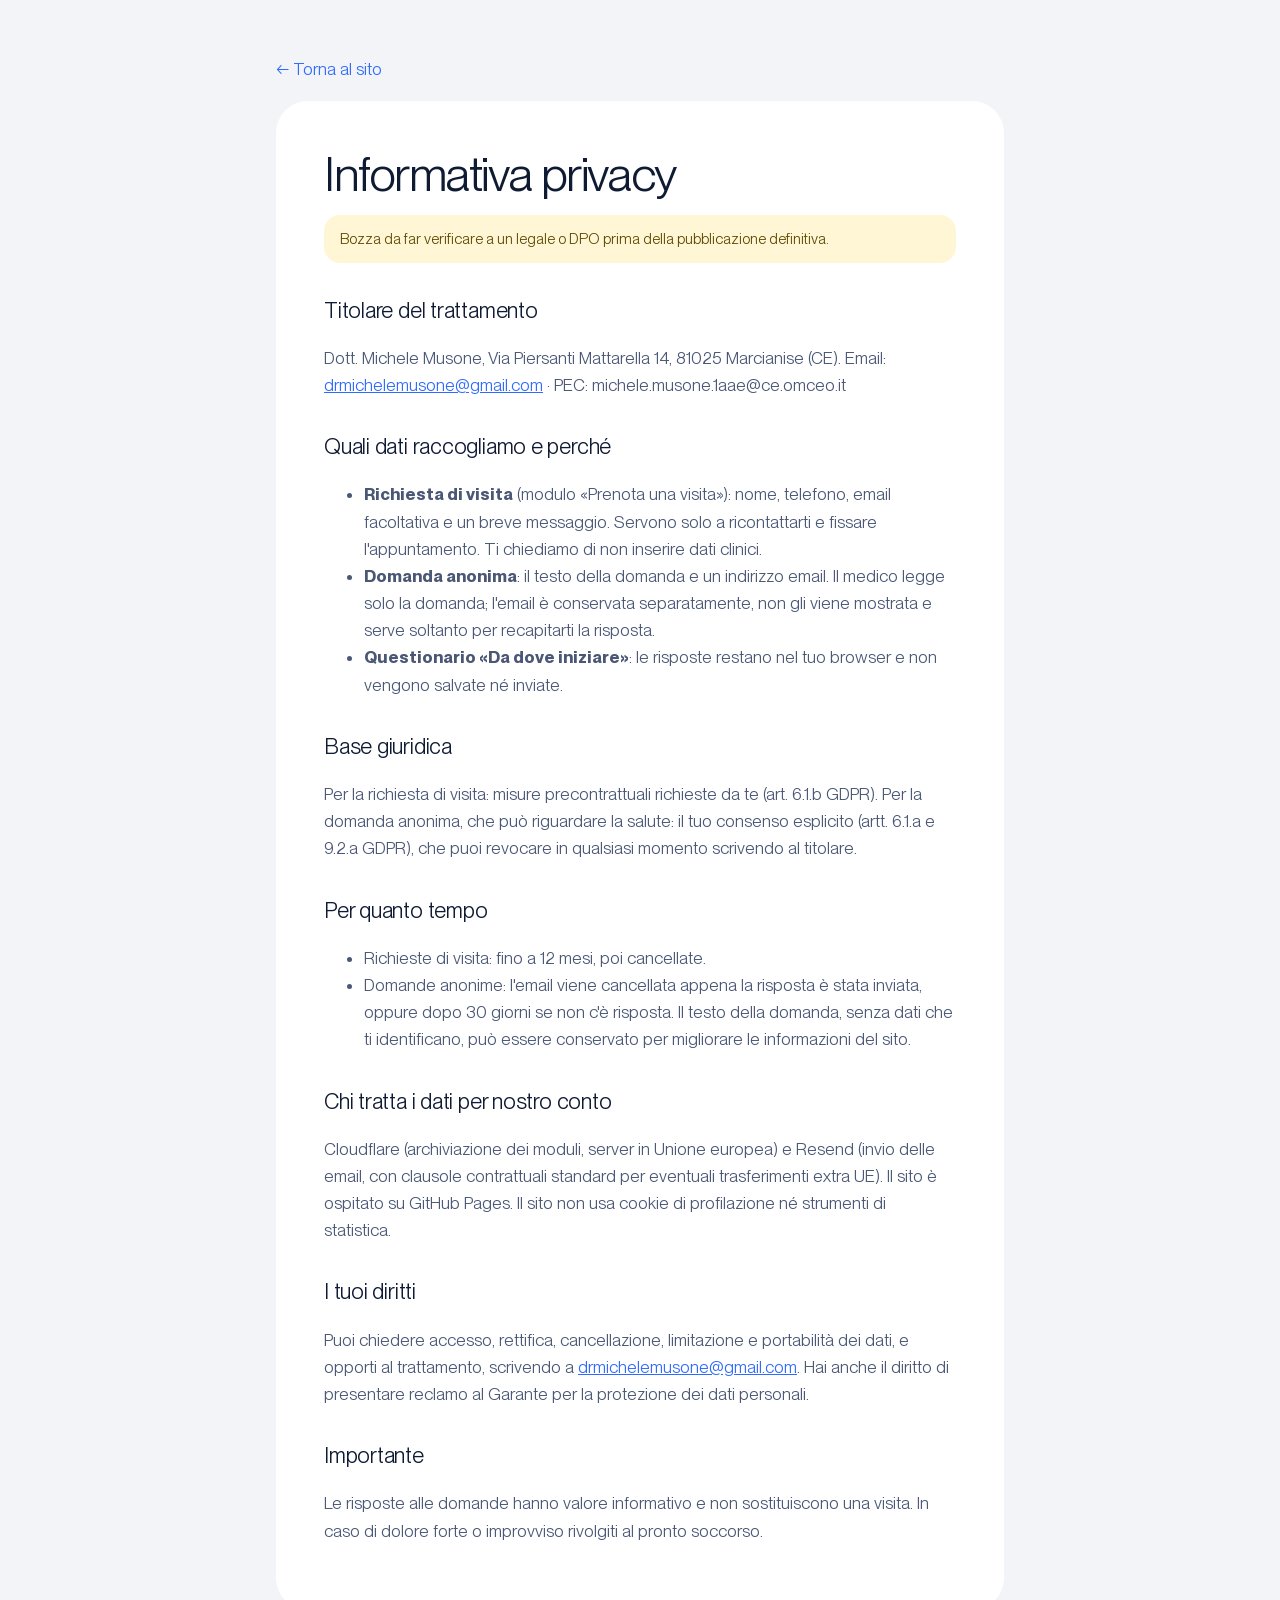
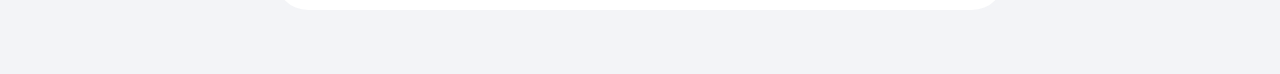
<file: privacy.html>
<!doctype html>
<html lang="it">
<head>
<meta charset="utf-8">
<meta name="viewport" content="width=device-width, initial-scale=1">
<meta name="robots" content="noindex">
<title>Informativa privacy — Dott. Michele Musone</title>
<link rel="icon" type="image/svg+xml" href="assets/logo-circolare.svg">
<style>
@font-face{font-family:'PP Neue Montreal';src:url('fonts/PPNeueMontreal-Book.woff2') format('woff2');font-weight:400;font-display:swap}
@font-face{font-family:'PP Neue Montreal';src:url('fonts/PPNeueMontreal-Bold.woff2') format('woff2');font-weight:700;font-display:swap}
:root{--ink:#0F1B33;--muted:#4A5876;--blu:#2F6BFF;--fondo:#F3F4F7}
*{box-sizing:border-box}
body{margin:0;background:var(--fondo);color:var(--ink);font:400 17px/1.6 'PP Neue Montreal',system-ui,sans-serif}
main{max-width:760px;margin:0 auto;padding:clamp(24px,5vw,56px) 16px 64px}
.card{background:#fff;border-radius:32px;padding:clamp(24px,5vw,48px)}
a{color:var(--blu)}
h1{font-weight:400;font-size:clamp(32px,6vw,48px);line-height:1.05;letter-spacing:-.03em;margin:0 0 8px}
h2{font-weight:400;font-size:22px;letter-spacing:-.01em;margin:30px 0 6px}
p,li{color:var(--muted)}
.bozza{background:#FFF6D6;color:#5c4a00;border-radius:16px;padding:12px 16px;font-size:15px}
.torna{display:inline-block;margin-bottom:18px;text-decoration:none}
</style>
</head>
<body>
<main>
<a class="torna" href="./">← Torna al sito</a>
<div class="card">
<h1>Informativa privacy</h1>
<p class="bozza">Bozza da far verificare a un legale o DPO prima della pubblicazione definitiva.</p>

<h2>Titolare del trattamento</h2>
<p>Dott. Michele Musone, Via Piersanti Mattarella 14, 81025 Marcianise (CE). Email: <a href="mailto:drmichelemusone@gmail.com">drmichelemusone@gmail.com</a> · PEC: michele.musone.1aae@ce.omceo.it</p>

<h2>Quali dati raccogliamo e perché</h2>
<ul>
<li><b>Richiesta di visita</b> (modulo «Prenota una visita»): nome, telefono, email facoltativa e un breve messaggio. Servono solo a ricontattarti e fissare l'appuntamento. Ti chiediamo di non inserire dati clinici.</li>
<li><b>Domanda anonima</b>: il testo della domanda e un indirizzo email. Il medico legge solo la domanda; l'email è conservata separatamente, non gli viene mostrata e serve soltanto per recapitarti la risposta.</li>
<li><b>Questionario «Da dove iniziare»</b>: le risposte restano nel tuo browser e non vengono salvate né inviate.</li>
</ul>

<h2>Base giuridica</h2>
<p>Per la richiesta di visita: misure precontrattuali richieste da te (art. 6.1.b GDPR). Per la domanda anonima, che può riguardare la salute: il tuo consenso esplicito (artt. 6.1.a e 9.2.a GDPR), che puoi revocare in qualsiasi momento scrivendo al titolare.</p>

<h2>Per quanto tempo</h2>
<ul>
<li>Richieste di visita: fino a 12 mesi, poi cancellate.</li>
<li>Domande anonime: l'email viene cancellata appena la risposta è stata inviata, oppure dopo 30 giorni se non c'è risposta. Il testo della domanda, senza dati che ti identificano, può essere conservato per migliorare le informazioni del sito.</li>
</ul>

<h2>Chi tratta i dati per nostro conto</h2>
<p>Cloudflare (archiviazione dei moduli, server in Unione europea) e Resend (invio delle email, con clausole contrattuali standard per eventuali trasferimenti extra UE). Il sito è ospitato su GitHub Pages. Il sito non usa cookie di profilazione né strumenti di statistica.</p>

<h2>I tuoi diritti</h2>
<p>Puoi chiedere accesso, rettifica, cancellazione, limitazione e portabilità dei dati, e opporti al trattamento, scrivendo a <a href="mailto:drmichelemusone@gmail.com">drmichelemusone@gmail.com</a>. Hai anche il diritto di presentare reclamo al Garante per la protezione dei dati personali.</p>

<h2>Importante</h2>
<p>Le risposte alle domande hanno valore informativo e non sostituiscono una visita. In caso di dolore forte o improvviso rivolgiti al pronto soccorso.</p>
</div>
</main>
</body>
</html>
</file>
